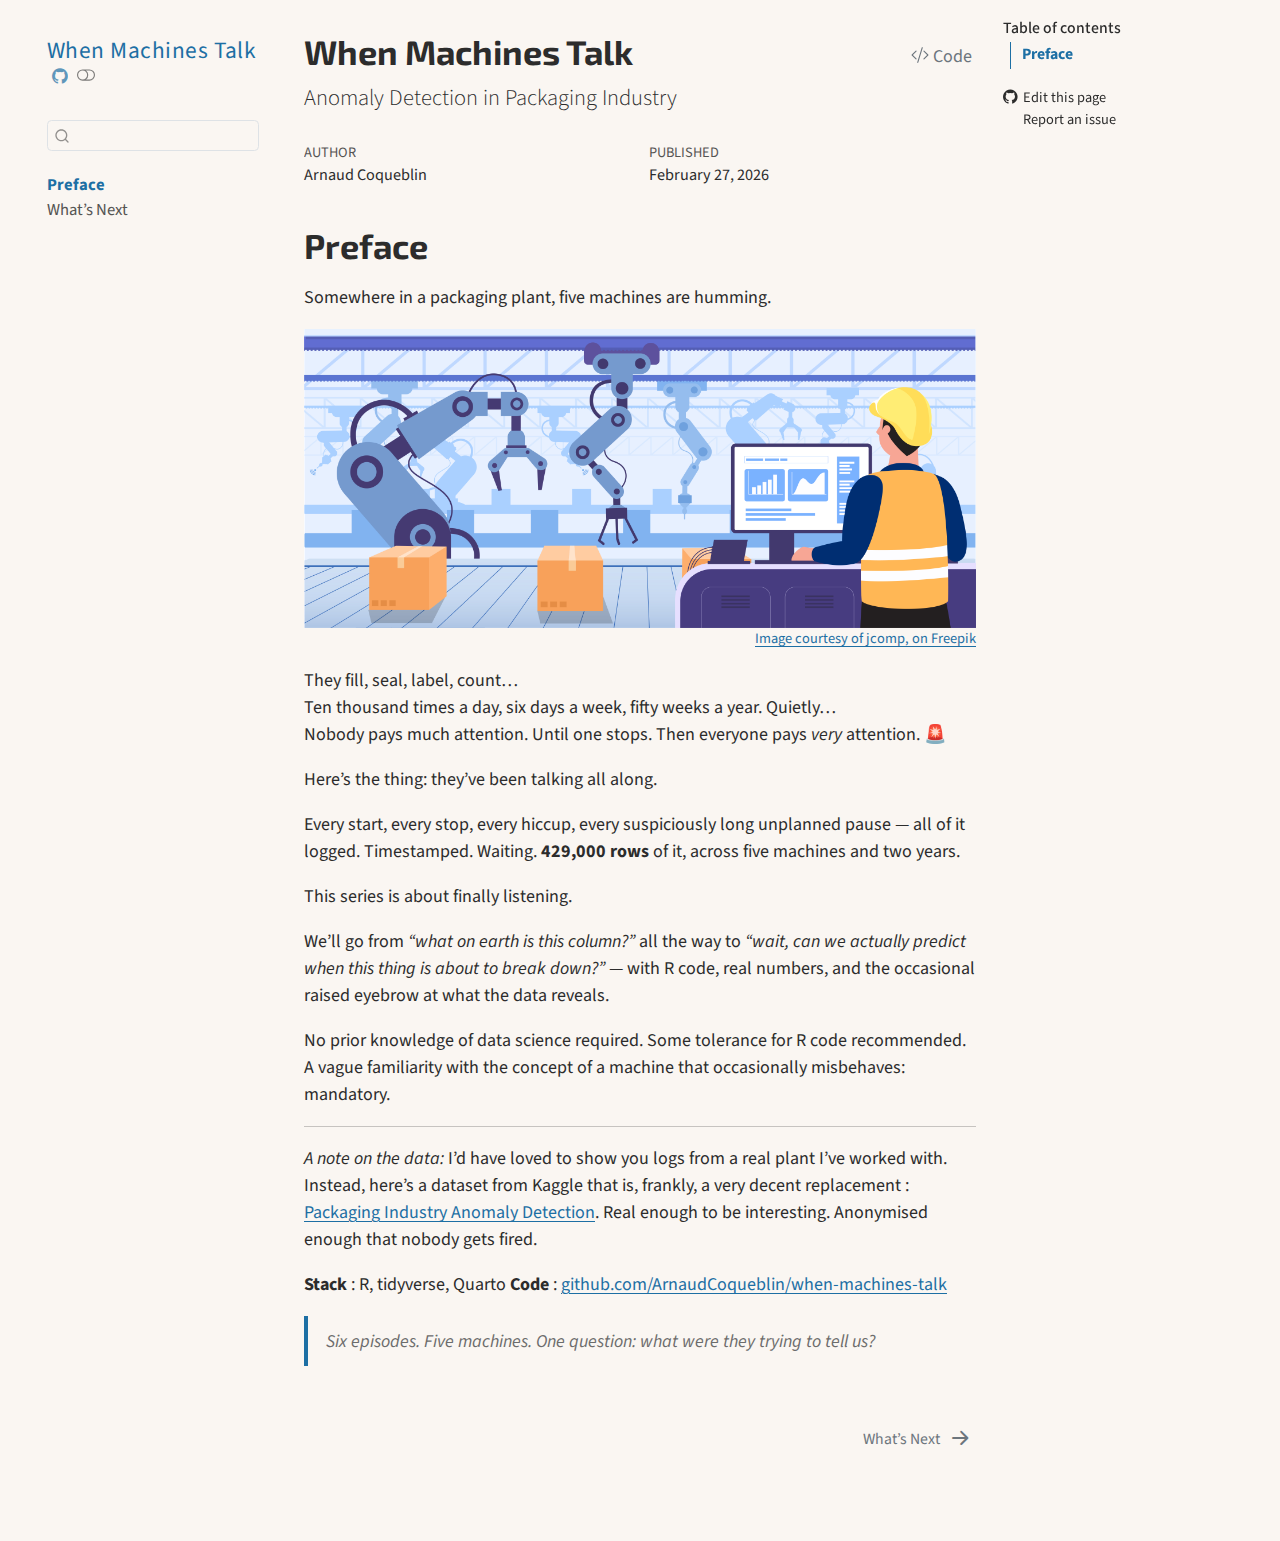
<file: index.html>
<!DOCTYPE html>
<html xmlns="http://www.w3.org/1999/xhtml" lang="en" xml:lang="en"><head>

<meta charset="utf-8">
<meta name="generator" content="quarto-1.8.27">

<meta name="viewport" content="width=device-width, initial-scale=1.0, user-scalable=yes">

<meta name="author" content="Arnaud Coqueblin">
<meta name="dcterms.date" content="2026-02-27">

<title>When Machines Talk</title>
<style>
code{white-space: pre-wrap;}
span.smallcaps{font-variant: small-caps;}
div.columns{display: flex; gap: min(4vw, 1.5em);}
div.column{flex: auto; overflow-x: auto;}
div.hanging-indent{margin-left: 1.5em; text-indent: -1.5em;}
ul.task-list{list-style: none;}
ul.task-list li input[type="checkbox"] {
  width: 0.8em;
  margin: 0 0.8em 0.2em -1em; /* quarto-specific, see https://github.com/quarto-dev/quarto-cli/issues/4556 */ 
  vertical-align: middle;
}
/* CSS for syntax highlighting */
html { -webkit-text-size-adjust: 100%; }
pre > code.sourceCode { white-space: pre; position: relative; }
pre > code.sourceCode > span { display: inline-block; line-height: 1.25; }
pre > code.sourceCode > span:empty { height: 1.2em; }
.sourceCode { overflow: visible; }
code.sourceCode > span { color: inherit; text-decoration: inherit; }
div.sourceCode { margin: 1em 0; }
pre.sourceCode { margin: 0; }
@media screen {
div.sourceCode { overflow: auto; }
}
@media print {
pre > code.sourceCode { white-space: pre-wrap; }
pre > code.sourceCode > span { text-indent: -5em; padding-left: 5em; }
}
pre.numberSource code
  { counter-reset: source-line 0; }
pre.numberSource code > span
  { position: relative; left: -4em; counter-increment: source-line; }
pre.numberSource code > span > a:first-child::before
  { content: counter(source-line);
    position: relative; left: -1em; text-align: right; vertical-align: baseline;
    border: none; display: inline-block;
    -webkit-touch-callout: none; -webkit-user-select: none;
    -khtml-user-select: none; -moz-user-select: none;
    -ms-user-select: none; user-select: none;
    padding: 0 4px; width: 4em;
  }
pre.numberSource { margin-left: 3em;  padding-left: 4px; }
div.sourceCode
  {   }
@media screen {
pre > code.sourceCode > span > a:first-child::before { text-decoration: underline; }
}
</style>


<script src="site_libs/quarto-nav/quarto-nav.js"></script>
<script src="site_libs/quarto-nav/headroom.min.js"></script>
<script src="site_libs/clipboard/clipboard.min.js"></script>
<script src="site_libs/quarto-search/autocomplete.umd.js"></script>
<script src="site_libs/quarto-search/fuse.min.js"></script>
<script src="site_libs/quarto-search/quarto-search.js"></script>
<meta name="quarto:offset" content="./">
<link href="./next.html" rel="next">
<script src="site_libs/quarto-html/quarto.js" type="module"></script>
<script src="site_libs/quarto-html/tabsets/tabsets.js" type="module"></script>
<script src="site_libs/quarto-html/axe/axe-check.js" type="module"></script>
<script src="site_libs/quarto-html/popper.min.js"></script>
<script src="site_libs/quarto-html/tippy.umd.min.js"></script>
<script src="site_libs/quarto-html/anchor.min.js"></script>
<link href="site_libs/quarto-html/tippy.css" rel="stylesheet">
<link href="site_libs/quarto-html/quarto-syntax-highlighting-a1e0e02f3f22b5aca364ee570bf6050a.css" rel="stylesheet" class="quarto-color-scheme" id="quarto-text-highlighting-styles">
<link href="site_libs/quarto-html/quarto-syntax-highlighting-dark-d306947746b633d8fdf2733fd669d351.css" rel="stylesheet" class="quarto-color-scheme quarto-color-alternate" id="quarto-text-highlighting-styles">
<link href="site_libs/quarto-html/quarto-syntax-highlighting-a1e0e02f3f22b5aca364ee570bf6050a.css" rel="stylesheet" class="quarto-color-scheme-extra" id="quarto-text-highlighting-styles">
<script src="site_libs/bootstrap/bootstrap.min.js"></script>
<link href="site_libs/bootstrap/bootstrap-icons.css" rel="stylesheet">
<link href="site_libs/bootstrap/bootstrap-5f7c5c0d68be6d2599b58094ea1c5ea6.min.css" rel="stylesheet" append-hash="true" class="quarto-color-scheme" id="quarto-bootstrap" data-mode="light">
<link href="site_libs/bootstrap/bootstrap-dark-784c20e7d77340cde788351ccb419d6c.min.css" rel="stylesheet" append-hash="true" class="quarto-color-scheme quarto-color-alternate" id="quarto-bootstrap" data-mode="light">
<link href="site_libs/bootstrap/bootstrap-5f7c5c0d68be6d2599b58094ea1c5ea6.min.css" rel="stylesheet" append-hash="true" class="quarto-color-scheme-extra" id="quarto-bootstrap" data-mode="light">
<script id="quarto-search-options" type="application/json">{
  "location": "sidebar",
  "copy-button": false,
  "collapse-after": 3,
  "panel-placement": "start",
  "type": "textbox",
  "limit": 50,
  "keyboard-shortcut": [
    "f",
    "/",
    "s"
  ],
  "show-item-context": false,
  "language": {
    "search-no-results-text": "No results",
    "search-matching-documents-text": "matching documents",
    "search-copy-link-title": "Copy link to search",
    "search-hide-matches-text": "Hide additional matches",
    "search-more-match-text": "more match in this document",
    "search-more-matches-text": "more matches in this document",
    "search-clear-button-title": "Clear",
    "search-text-placeholder": "",
    "search-detached-cancel-button-title": "Cancel",
    "search-submit-button-title": "Submit",
    "search-label": "Search"
  }
}</script>


</head>

<body class="nav-sidebar floating quarto-light"><script id="quarto-html-before-body" type="application/javascript">
    const toggleBodyColorMode = (bsSheetEl) => {
      const mode = bsSheetEl.getAttribute("data-mode");
      const bodyEl = window.document.querySelector("body");
      if (mode === "dark") {
        bodyEl.classList.add("quarto-dark");
        bodyEl.classList.remove("quarto-light");
      } else {
        bodyEl.classList.add("quarto-light");
        bodyEl.classList.remove("quarto-dark");
      }
    }
    const toggleBodyColorPrimary = () => {
      const bsSheetEl = window.document.querySelector("link#quarto-bootstrap:not([rel=disabled-stylesheet])");
      if (bsSheetEl) {
        toggleBodyColorMode(bsSheetEl);
      }
    }
    const setColorSchemeToggle = (alternate) => {
      const toggles = window.document.querySelectorAll('.quarto-color-scheme-toggle');
      for (let i=0; i < toggles.length; i++) {
        const toggle = toggles[i];
        if (toggle) {
          if (alternate) {
            toggle.classList.add("alternate");
          } else {
            toggle.classList.remove("alternate");
          }
        }
      }
    };
    const toggleColorMode = (alternate) => {
      // Switch the stylesheets
      const primaryStylesheets = window.document.querySelectorAll('link.quarto-color-scheme:not(.quarto-color-alternate)');
      const alternateStylesheets = window.document.querySelectorAll('link.quarto-color-scheme.quarto-color-alternate');
      manageTransitions('#quarto-margin-sidebar .nav-link', false);
      if (alternate) {
        // note: dark is layered on light, we don't disable primary!
        enableStylesheet(alternateStylesheets);
        for (const sheetNode of alternateStylesheets) {
          if (sheetNode.id === "quarto-bootstrap") {
            toggleBodyColorMode(sheetNode);
          }
        }
      } else {
        disableStylesheet(alternateStylesheets);
        enableStylesheet(primaryStylesheets)
        toggleBodyColorPrimary();
      }
      manageTransitions('#quarto-margin-sidebar .nav-link', true);
      // Switch the toggles
      setColorSchemeToggle(alternate)
      // Hack to workaround the fact that safari doesn't
      // properly recolor the scrollbar when toggling (#1455)
      if (navigator.userAgent.indexOf('Safari') > 0 && navigator.userAgent.indexOf('Chrome') == -1) {
        manageTransitions("body", false);
        window.scrollTo(0, 1);
        setTimeout(() => {
          window.scrollTo(0, 0);
          manageTransitions("body", true);
        }, 40);
      }
    }
    const disableStylesheet = (stylesheets) => {
      for (let i=0; i < stylesheets.length; i++) {
        const stylesheet = stylesheets[i];
        stylesheet.rel = 'disabled-stylesheet';
      }
    }
    const enableStylesheet = (stylesheets) => {
      for (let i=0; i < stylesheets.length; i++) {
        const stylesheet = stylesheets[i];
        if(stylesheet.rel !== 'stylesheet') { // for Chrome, which will still FOUC without this check
          stylesheet.rel = 'stylesheet';
        }
      }
    }
    const manageTransitions = (selector, allowTransitions) => {
      const els = window.document.querySelectorAll(selector);
      for (let i=0; i < els.length; i++) {
        const el = els[i];
        if (allowTransitions) {
          el.classList.remove('notransition');
        } else {
          el.classList.add('notransition');
        }
      }
    }
    const isFileUrl = () => {
      return window.location.protocol === 'file:';
    }
    const hasAlternateSentinel = () => {
      let styleSentinel = getColorSchemeSentinel();
      if (styleSentinel !== null) {
        return styleSentinel === "alternate";
      } else {
        return false;
      }
    }
    const setStyleSentinel = (alternate) => {
      const value = alternate ? "alternate" : "default";
      if (!isFileUrl()) {
        window.localStorage.setItem("quarto-color-scheme", value);
      } else {
        localAlternateSentinel = value;
      }
    }
    const getColorSchemeSentinel = () => {
      if (!isFileUrl()) {
        const storageValue = window.localStorage.getItem("quarto-color-scheme");
        return storageValue != null ? storageValue : localAlternateSentinel;
      } else {
        return localAlternateSentinel;
      }
    }
    const toggleGiscusIfUsed = (isAlternate, darkModeDefault) => {
      const baseTheme = document.querySelector('#giscus-base-theme')?.value ?? 'light';
      const alternateTheme = document.querySelector('#giscus-alt-theme')?.value ?? 'dark';
      let newTheme = '';
      if(authorPrefersDark) {
        newTheme = isAlternate ? baseTheme : alternateTheme;
      } else {
        newTheme = isAlternate ? alternateTheme : baseTheme;
      }
      const changeGiscusTheme = () => {
        // From: https://github.com/giscus/giscus/issues/336
        const sendMessage = (message) => {
          const iframe = document.querySelector('iframe.giscus-frame');
          if (!iframe) return;
          iframe.contentWindow.postMessage({ giscus: message }, 'https://giscus.app');
        }
        sendMessage({
          setConfig: {
            theme: newTheme
          }
        });
      }
      const isGiscussLoaded = window.document.querySelector('iframe.giscus-frame') !== null;
      if (isGiscussLoaded) {
        changeGiscusTheme();
      }
    };
    const authorPrefersDark = false;
    const darkModeDefault = authorPrefersDark;
      document.querySelector('link#quarto-text-highlighting-styles.quarto-color-scheme-extra').rel = 'disabled-stylesheet';
      document.querySelector('link#quarto-bootstrap.quarto-color-scheme-extra').rel = 'disabled-stylesheet';
    let localAlternateSentinel = darkModeDefault ? 'alternate' : 'default';
    // Dark / light mode switch
    window.quartoToggleColorScheme = () => {
      // Read the current dark / light value
      let toAlternate = !hasAlternateSentinel();
      toggleColorMode(toAlternate);
      setStyleSentinel(toAlternate);
      toggleGiscusIfUsed(toAlternate, darkModeDefault);
      window.dispatchEvent(new Event('resize'));
    };
    // Switch to dark mode if need be
    if (hasAlternateSentinel()) {
      toggleColorMode(true);
    } else {
      toggleColorMode(false);
    }
  </script>

<div id="quarto-search-results"></div>
  <header id="quarto-header" class="headroom fixed-top">
  <nav class="quarto-secondary-nav">
    <div class="container-fluid d-flex">
      <button type="button" class="quarto-btn-toggle btn" data-bs-toggle="collapse" role="button" data-bs-target=".quarto-sidebar-collapse-item" aria-controls="quarto-sidebar" aria-expanded="false" aria-label="Toggle sidebar navigation" onclick="if (window.quartoToggleHeadroom) { window.quartoToggleHeadroom(); }">
        <i class="bi bi-layout-text-sidebar-reverse"></i>
      </button>
        <nav class="quarto-page-breadcrumbs" aria-label="breadcrumb"><ol class="breadcrumb"><li class="breadcrumb-item"><a href="./index.html">Preface</a></li></ol></nav>
        <a class="flex-grow-1" role="navigation" data-bs-toggle="collapse" data-bs-target=".quarto-sidebar-collapse-item" aria-controls="quarto-sidebar" aria-expanded="false" aria-label="Toggle sidebar navigation" onclick="if (window.quartoToggleHeadroom) { window.quartoToggleHeadroom(); }">      
        </a>
      <button type="button" class="btn quarto-search-button" aria-label="Search" onclick="window.quartoOpenSearch();">
        <i class="bi bi-search"></i>
      </button>
    </div>
  </nav>
</header>
<!-- content -->
<div id="quarto-content" class="quarto-container page-columns page-rows-contents page-layout-article">
<!-- sidebar -->
  <nav id="quarto-sidebar" class="sidebar collapse collapse-horizontal quarto-sidebar-collapse-item sidebar-navigation floating overflow-auto">
    <div class="pt-lg-2 mt-2 text-left sidebar-header">
    <div class="sidebar-title mb-0 py-0">
      <a href="./">When Machines Talk</a> 
        <div class="sidebar-tools-main">
    <a href="https://github.com/ArnaudCoqueblin/when-machines-talk" title="Source Code" class="quarto-navigation-tool px-1" aria-label="Source Code"><i class="bi bi-github"></i></a>
  <a href="" class="quarto-color-scheme-toggle quarto-navigation-tool  px-1" onclick="window.quartoToggleColorScheme(); return false;" title="Toggle dark mode"><i class="bi"></i></a>
</div>
    </div>
      </div>
        <div class="mt-2 flex-shrink-0 align-items-center">
        <div class="sidebar-search">
        <div id="quarto-search" class="" title="Search"></div>
        </div>
        </div>
    <div class="sidebar-menu-container"> 
    <ul class="list-unstyled mt-1">
        <li class="sidebar-item">
  <div class="sidebar-item-container"> 
  <a href="./index.html" class="sidebar-item-text sidebar-link active">
 <span class="menu-text">Preface</span></a>
  </div>
</li>
        <li class="sidebar-item">
  <div class="sidebar-item-container"> 
  <a href="./next.html" class="sidebar-item-text sidebar-link">
 <span class="menu-text">What’s Next</span></a>
  </div>
</li>
    </ul>
    </div>
</nav>
<div id="quarto-sidebar-glass" class="quarto-sidebar-collapse-item" data-bs-toggle="collapse" data-bs-target=".quarto-sidebar-collapse-item"></div>
<!-- margin-sidebar -->
    <div id="quarto-margin-sidebar" class="sidebar margin-sidebar">
        <nav id="TOC" role="doc-toc" class="toc-active">
    <h2 id="toc-title">Table of contents</h2>
   
  <ul class="collapse">
  <li><a href="#preface" id="toc-preface" class="nav-link active" data-scroll-target="#preface">Preface</a></li>
  </ul>
<div class="toc-actions"><ul class="collapse"><li><a href="https://github.com/ArnaudCoqueblin/when-machines-talk/edit/main/index.qmd" class="toc-action"><i class="bi bi-github"></i>Edit this page</a></li><li><a href="https://github.com/ArnaudCoqueblin/when-machines-talk/issues/new" class="toc-action"><i class="bi empty"></i>Report an issue</a></li></ul></div></nav>
    </div>
<!-- main -->
<main class="content" id="quarto-document-content">


<header id="title-block-header" class="quarto-title-block default">
<div class="quarto-title">
<div class="quarto-title-block"><div><h1 class="title">When Machines Talk</h1><button type="button" class="btn code-tools-button" id="quarto-code-tools-source"><i class="bi"></i> Code</button></div></div>
<p class="subtitle lead">Anomaly Detection in Packaging Industry</p>
</div>



<div class="quarto-title-meta">

    <div>
    <div class="quarto-title-meta-heading">Author</div>
    <div class="quarto-title-meta-contents">
             <p>Arnaud Coqueblin </p>
          </div>
  </div>
    
    <div>
    <div class="quarto-title-meta-heading">Published</div>
    <div class="quarto-title-meta-contents">
      <p class="date">February 27, 2026</p>
    </div>
  </div>
  
    
  </div>
  


</header>


<section id="preface" class="level1 unnumbered">
<h1 class="unnumbered">Preface</h1>
<p>Somewhere in a packaging plant, five machines are humming.</p>
<div style="text-align: right;">
<p><img src="./images/TaeApril22.jpg" class="img-fluid"> <a href="https://fr.freepik.com/vecteurs-libre/ordinateur-usage-humain-pour-controler-bras-du-robot-travaillant-convoi-convoi-dans-industrie-usines-intelligentes-4_14244751.htm" style="font-size: 0.8em; display: block;">Image courtesy of jcomp, on Freepik</a></p>
</div>
<p>They fill, seal, label, count…<br>
Ten thousand times a day, six days a week, fifty weeks a year. Quietly…<br>
Nobody pays much attention. Until one stops. Then everyone pays <em>very</em> attention. 🚨</p>
<p>Here’s the thing: they’ve been talking all along.</p>
<p>Every start, every stop, every hiccup, every suspiciously long unplanned pause — all of it logged. Timestamped. Waiting. <strong>429,000 rows</strong> of it, across five machines and two years.</p>
<p>This series is about finally listening.</p>
<p>We’ll go from <em>“what on earth is this column?”</em> all the way to <em>“wait, can we actually predict when this thing is about to break down?”</em> — with R code, real numbers, and the occasional raised eyebrow at what the data reveals.</p>
<p>No prior knowledge of data science required. Some tolerance for R code recommended. A vague familiarity with the concept of a machine that occasionally misbehaves: mandatory.</p>
<hr>
<p><em>A note on the data:</em> I’d have loved to show you logs from a real plant I’ve worked with. Instead, here’s a dataset from Kaggle that is, frankly, a very decent replacement : <a href="https://www.kaggle.com/datasets/orvile/packaging-industry-anomaly-detection-dataset">Packaging Industry Anomaly Detection</a>. Real enough to be interesting. Anonymised enough that nobody gets fired.</p>
<p><strong>Stack</strong> : R, tidyverse, Quarto <strong>Code</strong> : <a href="https://github.com/ArnaudCoqueblin/when-machines-talk">github.com/ArnaudCoqueblin/when-machines-talk</a></p>
<blockquote class="blockquote">
<p><em>Six episodes. Five machines. One question: what were they trying to tell us?</em></p>
</blockquote>


<!-- -->

</section>

</main> <!-- /main -->
<script id="quarto-html-after-body" type="application/javascript">
  window.document.addEventListener("DOMContentLoaded", function (event) {
    // Ensure there is a toggle, if there isn't float one in the top right
    if (window.document.querySelector('.quarto-color-scheme-toggle') === null) {
      const a = window.document.createElement('a');
      a.classList.add('top-right');
      a.classList.add('quarto-color-scheme-toggle');
      a.href = "";
      a.onclick = function() { try { window.quartoToggleColorScheme(); } catch {} return false; };
      const i = window.document.createElement("i");
      i.classList.add('bi');
      a.appendChild(i);
      window.document.body.appendChild(a);
    }
    setColorSchemeToggle(hasAlternateSentinel())
    const icon = "";
    const anchorJS = new window.AnchorJS();
    anchorJS.options = {
      placement: 'right',
      icon: icon
    };
    anchorJS.add('.anchored');
    const isCodeAnnotation = (el) => {
      for (const clz of el.classList) {
        if (clz.startsWith('code-annotation-')) {                     
          return true;
        }
      }
      return false;
    }
    const onCopySuccess = function(e) {
      // button target
      const button = e.trigger;
      // don't keep focus
      button.blur();
      // flash "checked"
      button.classList.add('code-copy-button-checked');
      var currentTitle = button.getAttribute("title");
      button.setAttribute("title", "Copied!");
      let tooltip;
      if (window.bootstrap) {
        button.setAttribute("data-bs-toggle", "tooltip");
        button.setAttribute("data-bs-placement", "left");
        button.setAttribute("data-bs-title", "Copied!");
        tooltip = new bootstrap.Tooltip(button, 
          { trigger: "manual", 
            customClass: "code-copy-button-tooltip",
            offset: [0, -8]});
        tooltip.show();    
      }
      setTimeout(function() {
        if (tooltip) {
          tooltip.hide();
          button.removeAttribute("data-bs-title");
          button.removeAttribute("data-bs-toggle");
          button.removeAttribute("data-bs-placement");
        }
        button.setAttribute("title", currentTitle);
        button.classList.remove('code-copy-button-checked');
      }, 1000);
      // clear code selection
      e.clearSelection();
    }
    const getTextToCopy = function(trigger) {
      const outerScaffold = trigger.parentElement.cloneNode(true);
      const codeEl = outerScaffold.querySelector('code');
      for (const childEl of codeEl.children) {
        if (isCodeAnnotation(childEl)) {
          childEl.remove();
        }
      }
      return codeEl.innerText;
    }
    const clipboard = new window.ClipboardJS('.code-copy-button:not([data-in-quarto-modal])', {
      text: getTextToCopy
    });
    clipboard.on('success', onCopySuccess);
    if (window.document.getElementById('quarto-embedded-source-code-modal')) {
      const clipboardModal = new window.ClipboardJS('.code-copy-button[data-in-quarto-modal]', {
        text: getTextToCopy,
        container: window.document.getElementById('quarto-embedded-source-code-modal')
      });
      clipboardModal.on('success', onCopySuccess);
    }
    const viewSource = window.document.getElementById('quarto-view-source') ||
                       window.document.getElementById('quarto-code-tools-source');
    if (viewSource) {
      const sourceUrl = viewSource.getAttribute("data-quarto-source-url");
      viewSource.addEventListener("click", function(e) {
        if (sourceUrl) {
          // rstudio viewer pane
          if (/\bcapabilities=\b/.test(window.location)) {
            window.open(sourceUrl);
          } else {
            window.location.href = sourceUrl;
          }
        } else {
          const modal = new bootstrap.Modal(document.getElementById('quarto-embedded-source-code-modal'));
          modal.show();
        }
        return false;
      });
    }
    function toggleCodeHandler(show) {
      return function(e) {
        const detailsSrc = window.document.querySelectorAll(".cell > details > .sourceCode");
        for (let i=0; i<detailsSrc.length; i++) {
          const details = detailsSrc[i].parentElement;
          if (show) {
            details.open = true;
          } else {
            details.removeAttribute("open");
          }
        }
        const cellCodeDivs = window.document.querySelectorAll(".cell > .sourceCode");
        const fromCls = show ? "hidden" : "unhidden";
        const toCls = show ? "unhidden" : "hidden";
        for (let i=0; i<cellCodeDivs.length; i++) {
          const codeDiv = cellCodeDivs[i];
          if (codeDiv.classList.contains(fromCls)) {
            codeDiv.classList.remove(fromCls);
            codeDiv.classList.add(toCls);
          } 
        }
        return false;
      }
    }
    const hideAllCode = window.document.getElementById("quarto-hide-all-code");
    if (hideAllCode) {
      hideAllCode.addEventListener("click", toggleCodeHandler(false));
    }
    const showAllCode = window.document.getElementById("quarto-show-all-code");
    if (showAllCode) {
      showAllCode.addEventListener("click", toggleCodeHandler(true));
    }
      var localhostRegex = new RegExp(/^(?:http|https):\/\/localhost\:?[0-9]*\//);
      var mailtoRegex = new RegExp(/^mailto:/);
        var filterRegex = new RegExp('/' + window.location.host + '/');
      var isInternal = (href) => {
          return filterRegex.test(href) || localhostRegex.test(href) || mailtoRegex.test(href);
      }
      // Inspect non-navigation links and adorn them if external
     var links = window.document.querySelectorAll('a[href]:not(.nav-link):not(.navbar-brand):not(.toc-action):not(.sidebar-link):not(.sidebar-item-toggle):not(.pagination-link):not(.no-external):not([aria-hidden]):not(.dropdown-item):not(.quarto-navigation-tool):not(.about-link)');
      for (var i=0; i<links.length; i++) {
        const link = links[i];
        if (!isInternal(link.href)) {
          // undo the damage that might have been done by quarto-nav.js in the case of
          // links that we want to consider external
          if (link.dataset.originalHref !== undefined) {
            link.href = link.dataset.originalHref;
          }
        }
      }
    function tippyHover(el, contentFn, onTriggerFn, onUntriggerFn) {
      const config = {
        allowHTML: true,
        maxWidth: 500,
        delay: 100,
        arrow: false,
        appendTo: function(el) {
            return el.parentElement;
        },
        interactive: true,
        interactiveBorder: 10,
        theme: 'quarto',
        placement: 'bottom-start',
      };
      if (contentFn) {
        config.content = contentFn;
      }
      if (onTriggerFn) {
        config.onTrigger = onTriggerFn;
      }
      if (onUntriggerFn) {
        config.onUntrigger = onUntriggerFn;
      }
      window.tippy(el, config); 
    }
    const noterefs = window.document.querySelectorAll('a[role="doc-noteref"]');
    for (var i=0; i<noterefs.length; i++) {
      const ref = noterefs[i];
      tippyHover(ref, function() {
        // use id or data attribute instead here
        let href = ref.getAttribute('data-footnote-href') || ref.getAttribute('href');
        try { href = new URL(href).hash; } catch {}
        const id = href.replace(/^#\/?/, "");
        const note = window.document.getElementById(id);
        if (note) {
          return note.innerHTML;
        } else {
          return "";
        }
      });
    }
    const xrefs = window.document.querySelectorAll('a.quarto-xref');
    const processXRef = (id, note) => {
      // Strip column container classes
      const stripColumnClz = (el) => {
        el.classList.remove("page-full", "page-columns");
        if (el.children) {
          for (const child of el.children) {
            stripColumnClz(child);
          }
        }
      }
      stripColumnClz(note)
      if (id === null || id.startsWith('sec-')) {
        // Special case sections, only their first couple elements
        const container = document.createElement("div");
        if (note.children && note.children.length > 2) {
          container.appendChild(note.children[0].cloneNode(true));
          for (let i = 1; i < note.children.length; i++) {
            const child = note.children[i];
            if (child.tagName === "P" && child.innerText === "") {
              continue;
            } else {
              container.appendChild(child.cloneNode(true));
              break;
            }
          }
          if (window.Quarto?.typesetMath) {
            window.Quarto.typesetMath(container);
          }
          return container.innerHTML
        } else {
          if (window.Quarto?.typesetMath) {
            window.Quarto.typesetMath(note);
          }
          return note.innerHTML;
        }
      } else {
        // Remove any anchor links if they are present
        const anchorLink = note.querySelector('a.anchorjs-link');
        if (anchorLink) {
          anchorLink.remove();
        }
        if (window.Quarto?.typesetMath) {
          window.Quarto.typesetMath(note);
        }
        if (note.classList.contains("callout")) {
          return note.outerHTML;
        } else {
          return note.innerHTML;
        }
      }
    }
    for (var i=0; i<xrefs.length; i++) {
      const xref = xrefs[i];
      tippyHover(xref, undefined, function(instance) {
        instance.disable();
        let url = xref.getAttribute('href');
        let hash = undefined; 
        if (url.startsWith('#')) {
          hash = url;
        } else {
          try { hash = new URL(url).hash; } catch {}
        }
        if (hash) {
          const id = hash.replace(/^#\/?/, "");
          const note = window.document.getElementById(id);
          if (note !== null) {
            try {
              const html = processXRef(id, note.cloneNode(true));
              instance.setContent(html);
            } finally {
              instance.enable();
              instance.show();
            }
          } else {
            // See if we can fetch this
            fetch(url.split('#')[0])
            .then(res => res.text())
            .then(html => {
              const parser = new DOMParser();
              const htmlDoc = parser.parseFromString(html, "text/html");
              const note = htmlDoc.getElementById(id);
              if (note !== null) {
                const html = processXRef(id, note);
                instance.setContent(html);
              } 
            }).finally(() => {
              instance.enable();
              instance.show();
            });
          }
        } else {
          // See if we can fetch a full url (with no hash to target)
          // This is a special case and we should probably do some content thinning / targeting
          fetch(url)
          .then(res => res.text())
          .then(html => {
            const parser = new DOMParser();
            const htmlDoc = parser.parseFromString(html, "text/html");
            const note = htmlDoc.querySelector('main.content');
            if (note !== null) {
              // This should only happen for chapter cross references
              // (since there is no id in the URL)
              // remove the first header
              if (note.children.length > 0 && note.children[0].tagName === "HEADER") {
                note.children[0].remove();
              }
              const html = processXRef(null, note);
              instance.setContent(html);
            } 
          }).finally(() => {
            instance.enable();
            instance.show();
          });
        }
      }, function(instance) {
      });
    }
        let selectedAnnoteEl;
        const selectorForAnnotation = ( cell, annotation) => {
          let cellAttr = 'data-code-cell="' + cell + '"';
          let lineAttr = 'data-code-annotation="' +  annotation + '"';
          const selector = 'span[' + cellAttr + '][' + lineAttr + ']';
          return selector;
        }
        const selectCodeLines = (annoteEl) => {
          const doc = window.document;
          const targetCell = annoteEl.getAttribute("data-target-cell");
          const targetAnnotation = annoteEl.getAttribute("data-target-annotation");
          const annoteSpan = window.document.querySelector(selectorForAnnotation(targetCell, targetAnnotation));
          const lines = annoteSpan.getAttribute("data-code-lines").split(",");
          const lineIds = lines.map((line) => {
            return targetCell + "-" + line;
          })
          let top = null;
          let height = null;
          let parent = null;
          if (lineIds.length > 0) {
              //compute the position of the single el (top and bottom and make a div)
              const el = window.document.getElementById(lineIds[0]);
              top = el.offsetTop;
              height = el.offsetHeight;
              parent = el.parentElement.parentElement;
            if (lineIds.length > 1) {
              const lastEl = window.document.getElementById(lineIds[lineIds.length - 1]);
              const bottom = lastEl.offsetTop + lastEl.offsetHeight;
              height = bottom - top;
            }
            if (top !== null && height !== null && parent !== null) {
              // cook up a div (if necessary) and position it 
              let div = window.document.getElementById("code-annotation-line-highlight");
              if (div === null) {
                div = window.document.createElement("div");
                div.setAttribute("id", "code-annotation-line-highlight");
                div.style.position = 'absolute';
                parent.appendChild(div);
              }
              div.style.top = top - 2 + "px";
              div.style.height = height + 4 + "px";
              div.style.left = 0;
              let gutterDiv = window.document.getElementById("code-annotation-line-highlight-gutter");
              if (gutterDiv === null) {
                gutterDiv = window.document.createElement("div");
                gutterDiv.setAttribute("id", "code-annotation-line-highlight-gutter");
                gutterDiv.style.position = 'absolute';
                const codeCell = window.document.getElementById(targetCell);
                const gutter = codeCell.querySelector('.code-annotation-gutter');
                gutter.appendChild(gutterDiv);
              }
              gutterDiv.style.top = top - 2 + "px";
              gutterDiv.style.height = height + 4 + "px";
            }
            selectedAnnoteEl = annoteEl;
          }
        };
        const unselectCodeLines = () => {
          const elementsIds = ["code-annotation-line-highlight", "code-annotation-line-highlight-gutter"];
          elementsIds.forEach((elId) => {
            const div = window.document.getElementById(elId);
            if (div) {
              div.remove();
            }
          });
          selectedAnnoteEl = undefined;
        };
          // Handle positioning of the toggle
      window.addEventListener(
        "resize",
        throttle(() => {
          elRect = undefined;
          if (selectedAnnoteEl) {
            selectCodeLines(selectedAnnoteEl);
          }
        }, 10)
      );
      function throttle(fn, ms) {
      let throttle = false;
      let timer;
        return (...args) => {
          if(!throttle) { // first call gets through
              fn.apply(this, args);
              throttle = true;
          } else { // all the others get throttled
              if(timer) clearTimeout(timer); // cancel #2
              timer = setTimeout(() => {
                fn.apply(this, args);
                timer = throttle = false;
              }, ms);
          }
        };
      }
        // Attach click handler to the DT
        const annoteDls = window.document.querySelectorAll('dt[data-target-cell]');
        for (const annoteDlNode of annoteDls) {
          annoteDlNode.addEventListener('click', (event) => {
            const clickedEl = event.target;
            if (clickedEl !== selectedAnnoteEl) {
              unselectCodeLines();
              const activeEl = window.document.querySelector('dt[data-target-cell].code-annotation-active');
              if (activeEl) {
                activeEl.classList.remove('code-annotation-active');
              }
              selectCodeLines(clickedEl);
              clickedEl.classList.add('code-annotation-active');
            } else {
              // Unselect the line
              unselectCodeLines();
              clickedEl.classList.remove('code-annotation-active');
            }
          });
        }
    const findCites = (el) => {
      const parentEl = el.parentElement;
      if (parentEl) {
        const cites = parentEl.dataset.cites;
        if (cites) {
          return {
            el,
            cites: cites.split(' ')
          };
        } else {
          return findCites(el.parentElement)
        }
      } else {
        return undefined;
      }
    };
    var bibliorefs = window.document.querySelectorAll('a[role="doc-biblioref"]');
    for (var i=0; i<bibliorefs.length; i++) {
      const ref = bibliorefs[i];
      const citeInfo = findCites(ref);
      if (citeInfo) {
        tippyHover(citeInfo.el, function() {
          var popup = window.document.createElement('div');
          citeInfo.cites.forEach(function(cite) {
            var citeDiv = window.document.createElement('div');
            citeDiv.classList.add('hanging-indent');
            citeDiv.classList.add('csl-entry');
            var biblioDiv = window.document.getElementById('ref-' + cite);
            if (biblioDiv) {
              citeDiv.innerHTML = biblioDiv.innerHTML;
            }
            popup.appendChild(citeDiv);
          });
          return popup.innerHTML;
        });
      }
    }
  });
  </script>
<nav class="page-navigation">
  <div class="nav-page nav-page-previous">
  </div>
  <div class="nav-page nav-page-next">
      <a href="./next.html" class="pagination-link" aria-label="What's Next">
        <span class="nav-page-text">What’s Next</span> <i class="bi bi-arrow-right-short"></i>
      </a>
  </div>
</nav><div class="modal fade" id="quarto-embedded-source-code-modal" tabindex="-1" aria-labelledby="quarto-embedded-source-code-modal-label" aria-hidden="true"><div class="modal-dialog modal-dialog-scrollable"><div class="modal-content"><div class="modal-header"><h5 class="modal-title" id="quarto-embedded-source-code-modal-label">Source Code</h5><button class="btn-close" data-bs-dismiss="modal"></button></div><div class="modal-body"><div class="">
<div class="code-copy-outer-scaffold"><div class="sourceCode" id="cb1" data-shortcodes="false"><pre class="sourceCode markdown code-with-copy"><code class="sourceCode markdown"><span id="cb1-1"><a href="#cb1-1" aria-hidden="true" tabindex="-1"></a><span class="fu"># Preface {.unnumbered}</span></span>
<span id="cb1-2"><a href="#cb1-2" aria-hidden="true" tabindex="-1"></a></span>
<span id="cb1-3"><a href="#cb1-3" aria-hidden="true" tabindex="-1"></a>Somewhere in a packaging plant, five machines are humming.</span>
<span id="cb1-4"><a href="#cb1-4" aria-hidden="true" tabindex="-1"></a></span>
<span id="cb1-5"><a href="#cb1-5" aria-hidden="true" tabindex="-1"></a>::: {style="text-align: right;"}</span>
<span id="cb1-6"><a href="#cb1-6" aria-hidden="true" tabindex="-1"></a><span class="al">![](./images/TaeApril22.jpg)</span> <span class="dt">&lt;</span><span class="kw">a</span><span class="ot"> href</span><span class="op">=</span><span class="st">"https://fr.freepik.com/vecteurs-libre/ordinateur-usage-humain-pour-controler-bras-du-robot-travaillant-convoi-convoi-dans-industrie-usines-intelligentes-4_14244751.htm"</span><span class="ot"> style</span><span class="op">=</span><span class="st">"font-size: 0.8em; display: block;"</span><span class="dt">&gt;</span>Image courtesy of jcomp, on Freepik<span class="dt">&lt;/</span><span class="kw">a</span><span class="dt">&gt;</span></span>
<span id="cb1-7"><a href="#cb1-7" aria-hidden="true" tabindex="-1"></a>:::</span>
<span id="cb1-8"><a href="#cb1-8" aria-hidden="true" tabindex="-1"></a></span>
<span id="cb1-9"><a href="#cb1-9" aria-hidden="true" tabindex="-1"></a>They fill, seal, label, count... \</span>
<span id="cb1-10"><a href="#cb1-10" aria-hidden="true" tabindex="-1"></a>Ten thousand times a day, six days a week, fifty weeks a year. Quietly... \</span>
<span id="cb1-11"><a href="#cb1-11" aria-hidden="true" tabindex="-1"></a>Nobody pays much attention. Until one stops. Then everyone pays *very* attention. 🚨</span>
<span id="cb1-12"><a href="#cb1-12" aria-hidden="true" tabindex="-1"></a></span>
<span id="cb1-13"><a href="#cb1-13" aria-hidden="true" tabindex="-1"></a>Here's the thing: they've been talking all along.</span>
<span id="cb1-14"><a href="#cb1-14" aria-hidden="true" tabindex="-1"></a></span>
<span id="cb1-15"><a href="#cb1-15" aria-hidden="true" tabindex="-1"></a>Every start, every stop, every hiccup, every suspiciously long unplanned pause — all of it logged. Timestamped. Waiting. **429,000 rows** of it, across five machines and two years.</span>
<span id="cb1-16"><a href="#cb1-16" aria-hidden="true" tabindex="-1"></a></span>
<span id="cb1-17"><a href="#cb1-17" aria-hidden="true" tabindex="-1"></a>This series is about finally listening.</span>
<span id="cb1-18"><a href="#cb1-18" aria-hidden="true" tabindex="-1"></a></span>
<span id="cb1-19"><a href="#cb1-19" aria-hidden="true" tabindex="-1"></a>We'll go from *"what on earth is this column?"* all the way to *"wait, can we actually predict when this thing is about to break down?"* — with R code, real numbers, and the occasional raised eyebrow at what the data reveals.</span>
<span id="cb1-20"><a href="#cb1-20" aria-hidden="true" tabindex="-1"></a></span>
<span id="cb1-21"><a href="#cb1-21" aria-hidden="true" tabindex="-1"></a>No prior knowledge of data science required. Some tolerance for R code recommended. A vague familiarity with the concept of a machine that occasionally misbehaves: mandatory.</span>
<span id="cb1-22"><a href="#cb1-22" aria-hidden="true" tabindex="-1"></a></span>
<span id="cb1-23"><a href="#cb1-23" aria-hidden="true" tabindex="-1"></a>---</span>
<span id="cb1-24"><a href="#cb1-24" aria-hidden="true" tabindex="-1"></a></span>
<span id="cb1-25"><a href="#cb1-25" aria-hidden="true" tabindex="-1"></a>*A note on the data:* I'd have loved to show you logs from a real plant I've worked with. Instead, here's a dataset from Kaggle that is, frankly, a very decent replacement : <span class="co">[</span><span class="ot">Packaging Industry Anomaly Detection</span><span class="co">](https://www.kaggle.com/datasets/orvile/packaging-industry-anomaly-detection-dataset)</span>. Real enough to be interesting. Anonymised enough that nobody gets fired.</span>
<span id="cb1-26"><a href="#cb1-26" aria-hidden="true" tabindex="-1"></a></span>
<span id="cb1-27"><a href="#cb1-27" aria-hidden="true" tabindex="-1"></a>**Stack** : R, tidyverse, Quarto</span>
<span id="cb1-28"><a href="#cb1-28" aria-hidden="true" tabindex="-1"></a>**Code** : <span class="co">[</span><span class="ot">github.com/ArnaudCoqueblin/when-machines-talk</span><span class="co">](https://github.com/ArnaudCoqueblin/when-machines-talk)</span></span>
<span id="cb1-29"><a href="#cb1-29" aria-hidden="true" tabindex="-1"></a></span>
<span id="cb1-30"><a href="#cb1-30" aria-hidden="true" tabindex="-1"></a></span>
<span id="cb1-31"><a href="#cb1-31" aria-hidden="true" tabindex="-1"></a></span>
<span id="cb1-32"><a href="#cb1-32" aria-hidden="true" tabindex="-1"></a><span class="at">&gt; *Six episodes. Five machines. One question: what were they trying to tell us?*</span></span></code></pre></div><button title="Copy to Clipboard" class="code-copy-button" data-in-quarto-modal=""><i class="bi"></i></button></div>
</div></div></div></div></div>
</div> <!-- /content -->




<footer class="footer"><div class="nav-footer"><div class="nav-footer-center"><div class="toc-actions d-sm-block d-md-none"><ul><li><a href="https://github.com/ArnaudCoqueblin/when-machines-talk/edit/main/index.qmd" class="toc-action"><i class="bi bi-github"></i>Edit this page</a></li><li><a href="https://github.com/ArnaudCoqueblin/when-machines-talk/issues/new" class="toc-action"><i class="bi empty"></i>Report an issue</a></li></ul></div></div></div></footer></body></html>
</file>
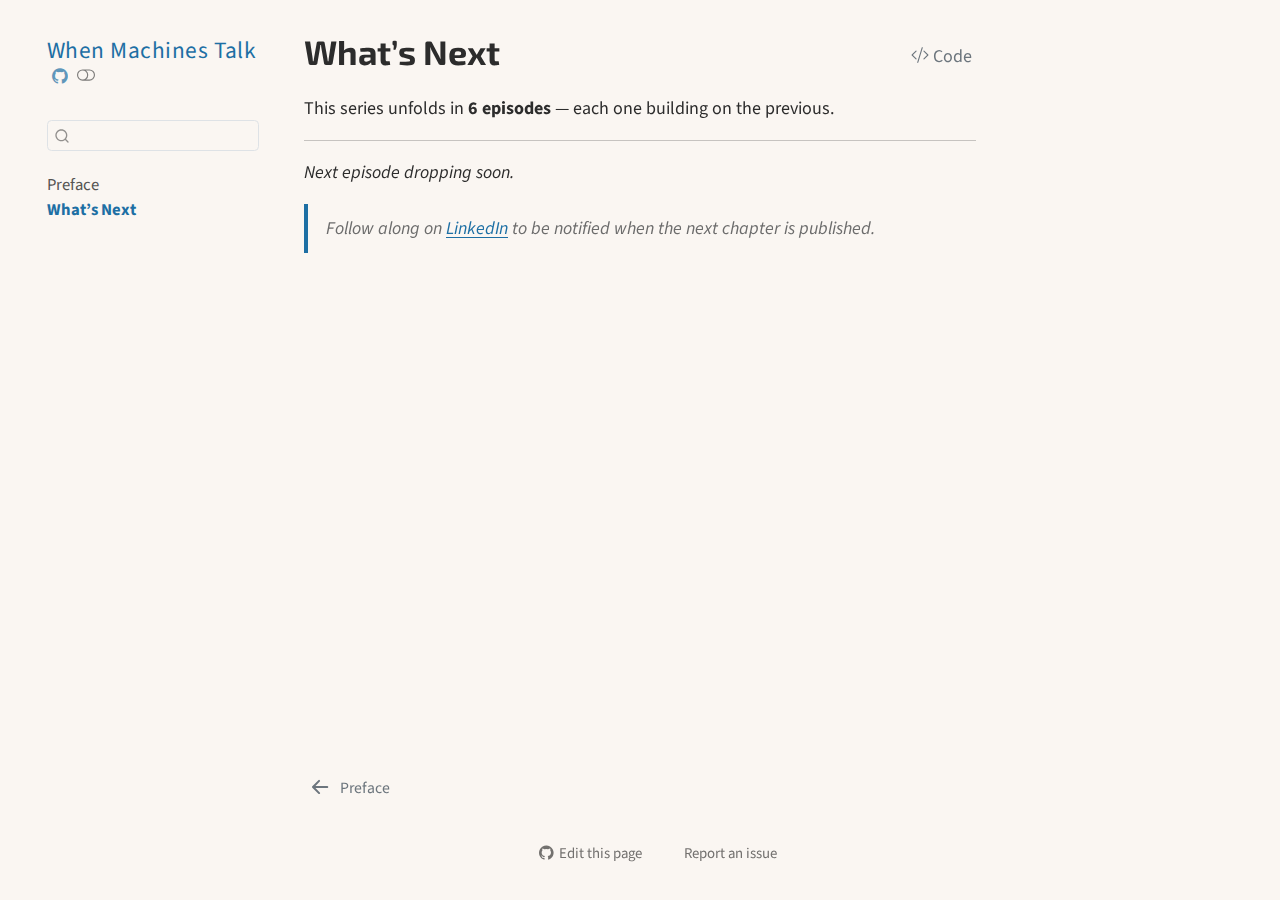
<file: next.html>
<!DOCTYPE html>
<html xmlns="http://www.w3.org/1999/xhtml" lang="en" xml:lang="en"><head>

<meta charset="utf-8">
<meta name="generator" content="quarto-1.8.27">

<meta name="viewport" content="width=device-width, initial-scale=1.0, user-scalable=yes">


<title>What’s Next – When Machines Talk</title>
<style>
code{white-space: pre-wrap;}
span.smallcaps{font-variant: small-caps;}
div.columns{display: flex; gap: min(4vw, 1.5em);}
div.column{flex: auto; overflow-x: auto;}
div.hanging-indent{margin-left: 1.5em; text-indent: -1.5em;}
ul.task-list{list-style: none;}
ul.task-list li input[type="checkbox"] {
  width: 0.8em;
  margin: 0 0.8em 0.2em -1em; /* quarto-specific, see https://github.com/quarto-dev/quarto-cli/issues/4556 */ 
  vertical-align: middle;
}
/* CSS for syntax highlighting */
html { -webkit-text-size-adjust: 100%; }
pre > code.sourceCode { white-space: pre; position: relative; }
pre > code.sourceCode > span { display: inline-block; line-height: 1.25; }
pre > code.sourceCode > span:empty { height: 1.2em; }
.sourceCode { overflow: visible; }
code.sourceCode > span { color: inherit; text-decoration: inherit; }
div.sourceCode { margin: 1em 0; }
pre.sourceCode { margin: 0; }
@media screen {
div.sourceCode { overflow: auto; }
}
@media print {
pre > code.sourceCode { white-space: pre-wrap; }
pre > code.sourceCode > span { text-indent: -5em; padding-left: 5em; }
}
pre.numberSource code
  { counter-reset: source-line 0; }
pre.numberSource code > span
  { position: relative; left: -4em; counter-increment: source-line; }
pre.numberSource code > span > a:first-child::before
  { content: counter(source-line);
    position: relative; left: -1em; text-align: right; vertical-align: baseline;
    border: none; display: inline-block;
    -webkit-touch-callout: none; -webkit-user-select: none;
    -khtml-user-select: none; -moz-user-select: none;
    -ms-user-select: none; user-select: none;
    padding: 0 4px; width: 4em;
  }
pre.numberSource { margin-left: 3em;  padding-left: 4px; }
div.sourceCode
  {   }
@media screen {
pre > code.sourceCode > span > a:first-child::before { text-decoration: underline; }
}
</style>


<script src="site_libs/quarto-nav/quarto-nav.js"></script>
<script src="site_libs/quarto-nav/headroom.min.js"></script>
<script src="site_libs/clipboard/clipboard.min.js"></script>
<script src="site_libs/quarto-search/autocomplete.umd.js"></script>
<script src="site_libs/quarto-search/fuse.min.js"></script>
<script src="site_libs/quarto-search/quarto-search.js"></script>
<meta name="quarto:offset" content="./">
<link href="./index.html" rel="prev">
<script src="site_libs/quarto-html/quarto.js" type="module"></script>
<script src="site_libs/quarto-html/tabsets/tabsets.js" type="module"></script>
<script src="site_libs/quarto-html/axe/axe-check.js" type="module"></script>
<script src="site_libs/quarto-html/popper.min.js"></script>
<script src="site_libs/quarto-html/tippy.umd.min.js"></script>
<script src="site_libs/quarto-html/anchor.min.js"></script>
<link href="site_libs/quarto-html/tippy.css" rel="stylesheet">
<link href="site_libs/quarto-html/quarto-syntax-highlighting-a1e0e02f3f22b5aca364ee570bf6050a.css" rel="stylesheet" class="quarto-color-scheme" id="quarto-text-highlighting-styles">
<link href="site_libs/quarto-html/quarto-syntax-highlighting-dark-d306947746b633d8fdf2733fd669d351.css" rel="stylesheet" class="quarto-color-scheme quarto-color-alternate" id="quarto-text-highlighting-styles">
<link href="site_libs/quarto-html/quarto-syntax-highlighting-a1e0e02f3f22b5aca364ee570bf6050a.css" rel="stylesheet" class="quarto-color-scheme-extra" id="quarto-text-highlighting-styles">
<script src="site_libs/bootstrap/bootstrap.min.js"></script>
<link href="site_libs/bootstrap/bootstrap-icons.css" rel="stylesheet">
<link href="site_libs/bootstrap/bootstrap-5f7c5c0d68be6d2599b58094ea1c5ea6.min.css" rel="stylesheet" append-hash="true" class="quarto-color-scheme" id="quarto-bootstrap" data-mode="light">
<link href="site_libs/bootstrap/bootstrap-dark-784c20e7d77340cde788351ccb419d6c.min.css" rel="stylesheet" append-hash="true" class="quarto-color-scheme quarto-color-alternate" id="quarto-bootstrap" data-mode="light">
<link href="site_libs/bootstrap/bootstrap-5f7c5c0d68be6d2599b58094ea1c5ea6.min.css" rel="stylesheet" append-hash="true" class="quarto-color-scheme-extra" id="quarto-bootstrap" data-mode="light">
<script id="quarto-search-options" type="application/json">{
  "location": "sidebar",
  "copy-button": false,
  "collapse-after": 3,
  "panel-placement": "start",
  "type": "textbox",
  "limit": 50,
  "keyboard-shortcut": [
    "f",
    "/",
    "s"
  ],
  "show-item-context": false,
  "language": {
    "search-no-results-text": "No results",
    "search-matching-documents-text": "matching documents",
    "search-copy-link-title": "Copy link to search",
    "search-hide-matches-text": "Hide additional matches",
    "search-more-match-text": "more match in this document",
    "search-more-matches-text": "more matches in this document",
    "search-clear-button-title": "Clear",
    "search-text-placeholder": "",
    "search-detached-cancel-button-title": "Cancel",
    "search-submit-button-title": "Submit",
    "search-label": "Search"
  }
}</script>


</head>

<body class="nav-sidebar floating quarto-light"><script id="quarto-html-before-body" type="application/javascript">
    const toggleBodyColorMode = (bsSheetEl) => {
      const mode = bsSheetEl.getAttribute("data-mode");
      const bodyEl = window.document.querySelector("body");
      if (mode === "dark") {
        bodyEl.classList.add("quarto-dark");
        bodyEl.classList.remove("quarto-light");
      } else {
        bodyEl.classList.add("quarto-light");
        bodyEl.classList.remove("quarto-dark");
      }
    }
    const toggleBodyColorPrimary = () => {
      const bsSheetEl = window.document.querySelector("link#quarto-bootstrap:not([rel=disabled-stylesheet])");
      if (bsSheetEl) {
        toggleBodyColorMode(bsSheetEl);
      }
    }
    const setColorSchemeToggle = (alternate) => {
      const toggles = window.document.querySelectorAll('.quarto-color-scheme-toggle');
      for (let i=0; i < toggles.length; i++) {
        const toggle = toggles[i];
        if (toggle) {
          if (alternate) {
            toggle.classList.add("alternate");
          } else {
            toggle.classList.remove("alternate");
          }
        }
      }
    };
    const toggleColorMode = (alternate) => {
      // Switch the stylesheets
      const primaryStylesheets = window.document.querySelectorAll('link.quarto-color-scheme:not(.quarto-color-alternate)');
      const alternateStylesheets = window.document.querySelectorAll('link.quarto-color-scheme.quarto-color-alternate');
      manageTransitions('#quarto-margin-sidebar .nav-link', false);
      if (alternate) {
        // note: dark is layered on light, we don't disable primary!
        enableStylesheet(alternateStylesheets);
        for (const sheetNode of alternateStylesheets) {
          if (sheetNode.id === "quarto-bootstrap") {
            toggleBodyColorMode(sheetNode);
          }
        }
      } else {
        disableStylesheet(alternateStylesheets);
        enableStylesheet(primaryStylesheets)
        toggleBodyColorPrimary();
      }
      manageTransitions('#quarto-margin-sidebar .nav-link', true);
      // Switch the toggles
      setColorSchemeToggle(alternate)
      // Hack to workaround the fact that safari doesn't
      // properly recolor the scrollbar when toggling (#1455)
      if (navigator.userAgent.indexOf('Safari') > 0 && navigator.userAgent.indexOf('Chrome') == -1) {
        manageTransitions("body", false);
        window.scrollTo(0, 1);
        setTimeout(() => {
          window.scrollTo(0, 0);
          manageTransitions("body", true);
        }, 40);
      }
    }
    const disableStylesheet = (stylesheets) => {
      for (let i=0; i < stylesheets.length; i++) {
        const stylesheet = stylesheets[i];
        stylesheet.rel = 'disabled-stylesheet';
      }
    }
    const enableStylesheet = (stylesheets) => {
      for (let i=0; i < stylesheets.length; i++) {
        const stylesheet = stylesheets[i];
        if(stylesheet.rel !== 'stylesheet') { // for Chrome, which will still FOUC without this check
          stylesheet.rel = 'stylesheet';
        }
      }
    }
    const manageTransitions = (selector, allowTransitions) => {
      const els = window.document.querySelectorAll(selector);
      for (let i=0; i < els.length; i++) {
        const el = els[i];
        if (allowTransitions) {
          el.classList.remove('notransition');
        } else {
          el.classList.add('notransition');
        }
      }
    }
    const isFileUrl = () => {
      return window.location.protocol === 'file:';
    }
    const hasAlternateSentinel = () => {
      let styleSentinel = getColorSchemeSentinel();
      if (styleSentinel !== null) {
        return styleSentinel === "alternate";
      } else {
        return false;
      }
    }
    const setStyleSentinel = (alternate) => {
      const value = alternate ? "alternate" : "default";
      if (!isFileUrl()) {
        window.localStorage.setItem("quarto-color-scheme", value);
      } else {
        localAlternateSentinel = value;
      }
    }
    const getColorSchemeSentinel = () => {
      if (!isFileUrl()) {
        const storageValue = window.localStorage.getItem("quarto-color-scheme");
        return storageValue != null ? storageValue : localAlternateSentinel;
      } else {
        return localAlternateSentinel;
      }
    }
    const toggleGiscusIfUsed = (isAlternate, darkModeDefault) => {
      const baseTheme = document.querySelector('#giscus-base-theme')?.value ?? 'light';
      const alternateTheme = document.querySelector('#giscus-alt-theme')?.value ?? 'dark';
      let newTheme = '';
      if(authorPrefersDark) {
        newTheme = isAlternate ? baseTheme : alternateTheme;
      } else {
        newTheme = isAlternate ? alternateTheme : baseTheme;
      }
      const changeGiscusTheme = () => {
        // From: https://github.com/giscus/giscus/issues/336
        const sendMessage = (message) => {
          const iframe = document.querySelector('iframe.giscus-frame');
          if (!iframe) return;
          iframe.contentWindow.postMessage({ giscus: message }, 'https://giscus.app');
        }
        sendMessage({
          setConfig: {
            theme: newTheme
          }
        });
      }
      const isGiscussLoaded = window.document.querySelector('iframe.giscus-frame') !== null;
      if (isGiscussLoaded) {
        changeGiscusTheme();
      }
    };
    const authorPrefersDark = false;
    const darkModeDefault = authorPrefersDark;
      document.querySelector('link#quarto-text-highlighting-styles.quarto-color-scheme-extra').rel = 'disabled-stylesheet';
      document.querySelector('link#quarto-bootstrap.quarto-color-scheme-extra').rel = 'disabled-stylesheet';
    let localAlternateSentinel = darkModeDefault ? 'alternate' : 'default';
    // Dark / light mode switch
    window.quartoToggleColorScheme = () => {
      // Read the current dark / light value
      let toAlternate = !hasAlternateSentinel();
      toggleColorMode(toAlternate);
      setStyleSentinel(toAlternate);
      toggleGiscusIfUsed(toAlternate, darkModeDefault);
      window.dispatchEvent(new Event('resize'));
    };
    // Switch to dark mode if need be
    if (hasAlternateSentinel()) {
      toggleColorMode(true);
    } else {
      toggleColorMode(false);
    }
  </script>

<div id="quarto-search-results"></div>
  <header id="quarto-header" class="headroom fixed-top">
  <nav class="quarto-secondary-nav">
    <div class="container-fluid d-flex">
      <button type="button" class="quarto-btn-toggle btn" data-bs-toggle="collapse" role="button" data-bs-target=".quarto-sidebar-collapse-item" aria-controls="quarto-sidebar" aria-expanded="false" aria-label="Toggle sidebar navigation" onclick="if (window.quartoToggleHeadroom) { window.quartoToggleHeadroom(); }">
        <i class="bi bi-layout-text-sidebar-reverse"></i>
      </button>
        <nav class="quarto-page-breadcrumbs" aria-label="breadcrumb"><ol class="breadcrumb"><li class="breadcrumb-item"><a href="./next.html">What’s Next</a></li></ol></nav>
        <a class="flex-grow-1" role="navigation" data-bs-toggle="collapse" data-bs-target=".quarto-sidebar-collapse-item" aria-controls="quarto-sidebar" aria-expanded="false" aria-label="Toggle sidebar navigation" onclick="if (window.quartoToggleHeadroom) { window.quartoToggleHeadroom(); }">      
        </a>
      <button type="button" class="btn quarto-search-button" aria-label="Search" onclick="window.quartoOpenSearch();">
        <i class="bi bi-search"></i>
      </button>
    </div>
  </nav>
</header>
<!-- content -->
<div id="quarto-content" class="quarto-container page-columns page-rows-contents page-layout-article">
<!-- sidebar -->
  <nav id="quarto-sidebar" class="sidebar collapse collapse-horizontal quarto-sidebar-collapse-item sidebar-navigation floating overflow-auto">
    <div class="pt-lg-2 mt-2 text-left sidebar-header">
    <div class="sidebar-title mb-0 py-0">
      <a href="./">When Machines Talk</a> 
        <div class="sidebar-tools-main">
    <a href="https://github.com/ArnaudCoqueblin/when-machines-talk" title="Source Code" class="quarto-navigation-tool px-1" aria-label="Source Code"><i class="bi bi-github"></i></a>
  <a href="" class="quarto-color-scheme-toggle quarto-navigation-tool  px-1" onclick="window.quartoToggleColorScheme(); return false;" title="Toggle dark mode"><i class="bi"></i></a>
</div>
    </div>
      </div>
        <div class="mt-2 flex-shrink-0 align-items-center">
        <div class="sidebar-search">
        <div id="quarto-search" class="" title="Search"></div>
        </div>
        </div>
    <div class="sidebar-menu-container"> 
    <ul class="list-unstyled mt-1">
        <li class="sidebar-item">
  <div class="sidebar-item-container"> 
  <a href="./index.html" class="sidebar-item-text sidebar-link">
 <span class="menu-text">Preface</span></a>
  </div>
</li>
        <li class="sidebar-item">
  <div class="sidebar-item-container"> 
  <a href="./next.html" class="sidebar-item-text sidebar-link active">
 <span class="menu-text">What’s Next</span></a>
  </div>
</li>
    </ul>
    </div>
</nav>
<div id="quarto-sidebar-glass" class="quarto-sidebar-collapse-item" data-bs-toggle="collapse" data-bs-target=".quarto-sidebar-collapse-item"></div>
<!-- margin-sidebar -->
    <div id="quarto-margin-sidebar" class="sidebar margin-sidebar zindex-bottom">
        
    </div>
<!-- main -->
<main class="content" id="quarto-document-content">


<header id="title-block-header" class="quarto-title-block default">
<div class="quarto-title">
<div class="quarto-title-block"><div><h1 class="title">What’s Next</h1><button type="button" class="btn code-tools-button" id="quarto-code-tools-source"><i class="bi"></i> Code</button></div></div>
</div>



<div class="quarto-title-meta">

    
  
    
  </div>
  


</header>


<p>This series unfolds in <strong>6 episodes</strong> — each one building on the previous.</p>
<hr>
<p><em>Next episode dropping soon.</em></p>
<blockquote class="blockquote">
<p>Follow along on <a href="https://www.linkedin.com/in/arnaud-coqueblin">LinkedIn</a> to be notified when the next chapter is published.</p>
</blockquote>


<!-- -->


</main> <!-- /main -->
<script id="quarto-html-after-body" type="application/javascript">
  window.document.addEventListener("DOMContentLoaded", function (event) {
    // Ensure there is a toggle, if there isn't float one in the top right
    if (window.document.querySelector('.quarto-color-scheme-toggle') === null) {
      const a = window.document.createElement('a');
      a.classList.add('top-right');
      a.classList.add('quarto-color-scheme-toggle');
      a.href = "";
      a.onclick = function() { try { window.quartoToggleColorScheme(); } catch {} return false; };
      const i = window.document.createElement("i");
      i.classList.add('bi');
      a.appendChild(i);
      window.document.body.appendChild(a);
    }
    setColorSchemeToggle(hasAlternateSentinel())
    const icon = "";
    const anchorJS = new window.AnchorJS();
    anchorJS.options = {
      placement: 'right',
      icon: icon
    };
    anchorJS.add('.anchored');
    const isCodeAnnotation = (el) => {
      for (const clz of el.classList) {
        if (clz.startsWith('code-annotation-')) {                     
          return true;
        }
      }
      return false;
    }
    const onCopySuccess = function(e) {
      // button target
      const button = e.trigger;
      // don't keep focus
      button.blur();
      // flash "checked"
      button.classList.add('code-copy-button-checked');
      var currentTitle = button.getAttribute("title");
      button.setAttribute("title", "Copied!");
      let tooltip;
      if (window.bootstrap) {
        button.setAttribute("data-bs-toggle", "tooltip");
        button.setAttribute("data-bs-placement", "left");
        button.setAttribute("data-bs-title", "Copied!");
        tooltip = new bootstrap.Tooltip(button, 
          { trigger: "manual", 
            customClass: "code-copy-button-tooltip",
            offset: [0, -8]});
        tooltip.show();    
      }
      setTimeout(function() {
        if (tooltip) {
          tooltip.hide();
          button.removeAttribute("data-bs-title");
          button.removeAttribute("data-bs-toggle");
          button.removeAttribute("data-bs-placement");
        }
        button.setAttribute("title", currentTitle);
        button.classList.remove('code-copy-button-checked');
      }, 1000);
      // clear code selection
      e.clearSelection();
    }
    const getTextToCopy = function(trigger) {
      const outerScaffold = trigger.parentElement.cloneNode(true);
      const codeEl = outerScaffold.querySelector('code');
      for (const childEl of codeEl.children) {
        if (isCodeAnnotation(childEl)) {
          childEl.remove();
        }
      }
      return codeEl.innerText;
    }
    const clipboard = new window.ClipboardJS('.code-copy-button:not([data-in-quarto-modal])', {
      text: getTextToCopy
    });
    clipboard.on('success', onCopySuccess);
    if (window.document.getElementById('quarto-embedded-source-code-modal')) {
      const clipboardModal = new window.ClipboardJS('.code-copy-button[data-in-quarto-modal]', {
        text: getTextToCopy,
        container: window.document.getElementById('quarto-embedded-source-code-modal')
      });
      clipboardModal.on('success', onCopySuccess);
    }
    const viewSource = window.document.getElementById('quarto-view-source') ||
                       window.document.getElementById('quarto-code-tools-source');
    if (viewSource) {
      const sourceUrl = viewSource.getAttribute("data-quarto-source-url");
      viewSource.addEventListener("click", function(e) {
        if (sourceUrl) {
          // rstudio viewer pane
          if (/\bcapabilities=\b/.test(window.location)) {
            window.open(sourceUrl);
          } else {
            window.location.href = sourceUrl;
          }
        } else {
          const modal = new bootstrap.Modal(document.getElementById('quarto-embedded-source-code-modal'));
          modal.show();
        }
        return false;
      });
    }
    function toggleCodeHandler(show) {
      return function(e) {
        const detailsSrc = window.document.querySelectorAll(".cell > details > .sourceCode");
        for (let i=0; i<detailsSrc.length; i++) {
          const details = detailsSrc[i].parentElement;
          if (show) {
            details.open = true;
          } else {
            details.removeAttribute("open");
          }
        }
        const cellCodeDivs = window.document.querySelectorAll(".cell > .sourceCode");
        const fromCls = show ? "hidden" : "unhidden";
        const toCls = show ? "unhidden" : "hidden";
        for (let i=0; i<cellCodeDivs.length; i++) {
          const codeDiv = cellCodeDivs[i];
          if (codeDiv.classList.contains(fromCls)) {
            codeDiv.classList.remove(fromCls);
            codeDiv.classList.add(toCls);
          } 
        }
        return false;
      }
    }
    const hideAllCode = window.document.getElementById("quarto-hide-all-code");
    if (hideAllCode) {
      hideAllCode.addEventListener("click", toggleCodeHandler(false));
    }
    const showAllCode = window.document.getElementById("quarto-show-all-code");
    if (showAllCode) {
      showAllCode.addEventListener("click", toggleCodeHandler(true));
    }
      var localhostRegex = new RegExp(/^(?:http|https):\/\/localhost\:?[0-9]*\//);
      var mailtoRegex = new RegExp(/^mailto:/);
        var filterRegex = new RegExp('/' + window.location.host + '/');
      var isInternal = (href) => {
          return filterRegex.test(href) || localhostRegex.test(href) || mailtoRegex.test(href);
      }
      // Inspect non-navigation links and adorn them if external
     var links = window.document.querySelectorAll('a[href]:not(.nav-link):not(.navbar-brand):not(.toc-action):not(.sidebar-link):not(.sidebar-item-toggle):not(.pagination-link):not(.no-external):not([aria-hidden]):not(.dropdown-item):not(.quarto-navigation-tool):not(.about-link)');
      for (var i=0; i<links.length; i++) {
        const link = links[i];
        if (!isInternal(link.href)) {
          // undo the damage that might have been done by quarto-nav.js in the case of
          // links that we want to consider external
          if (link.dataset.originalHref !== undefined) {
            link.href = link.dataset.originalHref;
          }
        }
      }
    function tippyHover(el, contentFn, onTriggerFn, onUntriggerFn) {
      const config = {
        allowHTML: true,
        maxWidth: 500,
        delay: 100,
        arrow: false,
        appendTo: function(el) {
            return el.parentElement;
        },
        interactive: true,
        interactiveBorder: 10,
        theme: 'quarto',
        placement: 'bottom-start',
      };
      if (contentFn) {
        config.content = contentFn;
      }
      if (onTriggerFn) {
        config.onTrigger = onTriggerFn;
      }
      if (onUntriggerFn) {
        config.onUntrigger = onUntriggerFn;
      }
      window.tippy(el, config); 
    }
    const noterefs = window.document.querySelectorAll('a[role="doc-noteref"]');
    for (var i=0; i<noterefs.length; i++) {
      const ref = noterefs[i];
      tippyHover(ref, function() {
        // use id or data attribute instead here
        let href = ref.getAttribute('data-footnote-href') || ref.getAttribute('href');
        try { href = new URL(href).hash; } catch {}
        const id = href.replace(/^#\/?/, "");
        const note = window.document.getElementById(id);
        if (note) {
          return note.innerHTML;
        } else {
          return "";
        }
      });
    }
    const xrefs = window.document.querySelectorAll('a.quarto-xref');
    const processXRef = (id, note) => {
      // Strip column container classes
      const stripColumnClz = (el) => {
        el.classList.remove("page-full", "page-columns");
        if (el.children) {
          for (const child of el.children) {
            stripColumnClz(child);
          }
        }
      }
      stripColumnClz(note)
      if (id === null || id.startsWith('sec-')) {
        // Special case sections, only their first couple elements
        const container = document.createElement("div");
        if (note.children && note.children.length > 2) {
          container.appendChild(note.children[0].cloneNode(true));
          for (let i = 1; i < note.children.length; i++) {
            const child = note.children[i];
            if (child.tagName === "P" && child.innerText === "") {
              continue;
            } else {
              container.appendChild(child.cloneNode(true));
              break;
            }
          }
          if (window.Quarto?.typesetMath) {
            window.Quarto.typesetMath(container);
          }
          return container.innerHTML
        } else {
          if (window.Quarto?.typesetMath) {
            window.Quarto.typesetMath(note);
          }
          return note.innerHTML;
        }
      } else {
        // Remove any anchor links if they are present
        const anchorLink = note.querySelector('a.anchorjs-link');
        if (anchorLink) {
          anchorLink.remove();
        }
        if (window.Quarto?.typesetMath) {
          window.Quarto.typesetMath(note);
        }
        if (note.classList.contains("callout")) {
          return note.outerHTML;
        } else {
          return note.innerHTML;
        }
      }
    }
    for (var i=0; i<xrefs.length; i++) {
      const xref = xrefs[i];
      tippyHover(xref, undefined, function(instance) {
        instance.disable();
        let url = xref.getAttribute('href');
        let hash = undefined; 
        if (url.startsWith('#')) {
          hash = url;
        } else {
          try { hash = new URL(url).hash; } catch {}
        }
        if (hash) {
          const id = hash.replace(/^#\/?/, "");
          const note = window.document.getElementById(id);
          if (note !== null) {
            try {
              const html = processXRef(id, note.cloneNode(true));
              instance.setContent(html);
            } finally {
              instance.enable();
              instance.show();
            }
          } else {
            // See if we can fetch this
            fetch(url.split('#')[0])
            .then(res => res.text())
            .then(html => {
              const parser = new DOMParser();
              const htmlDoc = parser.parseFromString(html, "text/html");
              const note = htmlDoc.getElementById(id);
              if (note !== null) {
                const html = processXRef(id, note);
                instance.setContent(html);
              } 
            }).finally(() => {
              instance.enable();
              instance.show();
            });
          }
        } else {
          // See if we can fetch a full url (with no hash to target)
          // This is a special case and we should probably do some content thinning / targeting
          fetch(url)
          .then(res => res.text())
          .then(html => {
            const parser = new DOMParser();
            const htmlDoc = parser.parseFromString(html, "text/html");
            const note = htmlDoc.querySelector('main.content');
            if (note !== null) {
              // This should only happen for chapter cross references
              // (since there is no id in the URL)
              // remove the first header
              if (note.children.length > 0 && note.children[0].tagName === "HEADER") {
                note.children[0].remove();
              }
              const html = processXRef(null, note);
              instance.setContent(html);
            } 
          }).finally(() => {
            instance.enable();
            instance.show();
          });
        }
      }, function(instance) {
      });
    }
        let selectedAnnoteEl;
        const selectorForAnnotation = ( cell, annotation) => {
          let cellAttr = 'data-code-cell="' + cell + '"';
          let lineAttr = 'data-code-annotation="' +  annotation + '"';
          const selector = 'span[' + cellAttr + '][' + lineAttr + ']';
          return selector;
        }
        const selectCodeLines = (annoteEl) => {
          const doc = window.document;
          const targetCell = annoteEl.getAttribute("data-target-cell");
          const targetAnnotation = annoteEl.getAttribute("data-target-annotation");
          const annoteSpan = window.document.querySelector(selectorForAnnotation(targetCell, targetAnnotation));
          const lines = annoteSpan.getAttribute("data-code-lines").split(",");
          const lineIds = lines.map((line) => {
            return targetCell + "-" + line;
          })
          let top = null;
          let height = null;
          let parent = null;
          if (lineIds.length > 0) {
              //compute the position of the single el (top and bottom and make a div)
              const el = window.document.getElementById(lineIds[0]);
              top = el.offsetTop;
              height = el.offsetHeight;
              parent = el.parentElement.parentElement;
            if (lineIds.length > 1) {
              const lastEl = window.document.getElementById(lineIds[lineIds.length - 1]);
              const bottom = lastEl.offsetTop + lastEl.offsetHeight;
              height = bottom - top;
            }
            if (top !== null && height !== null && parent !== null) {
              // cook up a div (if necessary) and position it 
              let div = window.document.getElementById("code-annotation-line-highlight");
              if (div === null) {
                div = window.document.createElement("div");
                div.setAttribute("id", "code-annotation-line-highlight");
                div.style.position = 'absolute';
                parent.appendChild(div);
              }
              div.style.top = top - 2 + "px";
              div.style.height = height + 4 + "px";
              div.style.left = 0;
              let gutterDiv = window.document.getElementById("code-annotation-line-highlight-gutter");
              if (gutterDiv === null) {
                gutterDiv = window.document.createElement("div");
                gutterDiv.setAttribute("id", "code-annotation-line-highlight-gutter");
                gutterDiv.style.position = 'absolute';
                const codeCell = window.document.getElementById(targetCell);
                const gutter = codeCell.querySelector('.code-annotation-gutter');
                gutter.appendChild(gutterDiv);
              }
              gutterDiv.style.top = top - 2 + "px";
              gutterDiv.style.height = height + 4 + "px";
            }
            selectedAnnoteEl = annoteEl;
          }
        };
        const unselectCodeLines = () => {
          const elementsIds = ["code-annotation-line-highlight", "code-annotation-line-highlight-gutter"];
          elementsIds.forEach((elId) => {
            const div = window.document.getElementById(elId);
            if (div) {
              div.remove();
            }
          });
          selectedAnnoteEl = undefined;
        };
          // Handle positioning of the toggle
      window.addEventListener(
        "resize",
        throttle(() => {
          elRect = undefined;
          if (selectedAnnoteEl) {
            selectCodeLines(selectedAnnoteEl);
          }
        }, 10)
      );
      function throttle(fn, ms) {
      let throttle = false;
      let timer;
        return (...args) => {
          if(!throttle) { // first call gets through
              fn.apply(this, args);
              throttle = true;
          } else { // all the others get throttled
              if(timer) clearTimeout(timer); // cancel #2
              timer = setTimeout(() => {
                fn.apply(this, args);
                timer = throttle = false;
              }, ms);
          }
        };
      }
        // Attach click handler to the DT
        const annoteDls = window.document.querySelectorAll('dt[data-target-cell]');
        for (const annoteDlNode of annoteDls) {
          annoteDlNode.addEventListener('click', (event) => {
            const clickedEl = event.target;
            if (clickedEl !== selectedAnnoteEl) {
              unselectCodeLines();
              const activeEl = window.document.querySelector('dt[data-target-cell].code-annotation-active');
              if (activeEl) {
                activeEl.classList.remove('code-annotation-active');
              }
              selectCodeLines(clickedEl);
              clickedEl.classList.add('code-annotation-active');
            } else {
              // Unselect the line
              unselectCodeLines();
              clickedEl.classList.remove('code-annotation-active');
            }
          });
        }
    const findCites = (el) => {
      const parentEl = el.parentElement;
      if (parentEl) {
        const cites = parentEl.dataset.cites;
        if (cites) {
          return {
            el,
            cites: cites.split(' ')
          };
        } else {
          return findCites(el.parentElement)
        }
      } else {
        return undefined;
      }
    };
    var bibliorefs = window.document.querySelectorAll('a[role="doc-biblioref"]');
    for (var i=0; i<bibliorefs.length; i++) {
      const ref = bibliorefs[i];
      const citeInfo = findCites(ref);
      if (citeInfo) {
        tippyHover(citeInfo.el, function() {
          var popup = window.document.createElement('div');
          citeInfo.cites.forEach(function(cite) {
            var citeDiv = window.document.createElement('div');
            citeDiv.classList.add('hanging-indent');
            citeDiv.classList.add('csl-entry');
            var biblioDiv = window.document.getElementById('ref-' + cite);
            if (biblioDiv) {
              citeDiv.innerHTML = biblioDiv.innerHTML;
            }
            popup.appendChild(citeDiv);
          });
          return popup.innerHTML;
        });
      }
    }
  });
  </script>
<nav class="page-navigation">
  <div class="nav-page nav-page-previous">
      <a href="./index.html" class="pagination-link" aria-label="Preface">
        <i class="bi bi-arrow-left-short"></i> <span class="nav-page-text">Preface</span>
      </a>          
  </div>
  <div class="nav-page nav-page-next">
  </div>
</nav><div class="modal fade" id="quarto-embedded-source-code-modal" tabindex="-1" aria-labelledby="quarto-embedded-source-code-modal-label" aria-hidden="true"><div class="modal-dialog modal-dialog-scrollable"><div class="modal-content"><div class="modal-header"><h5 class="modal-title" id="quarto-embedded-source-code-modal-label">Source Code</h5><button class="btn-close" data-bs-dismiss="modal"></button></div><div class="modal-body"><div class="">
<div class="code-copy-outer-scaffold"><div class="sourceCode" id="cb1" data-shortcodes="false"><pre class="sourceCode markdown code-with-copy"><code class="sourceCode markdown"><span id="cb1-1"><a href="#cb1-1" aria-hidden="true" tabindex="-1"></a><span class="fu"># What's Next {.unnumbered}</span></span>
<span id="cb1-2"><a href="#cb1-2" aria-hidden="true" tabindex="-1"></a></span>
<span id="cb1-3"><a href="#cb1-3" aria-hidden="true" tabindex="-1"></a>This series unfolds in **6 episodes** — each one building on the previous.</span>
<span id="cb1-4"><a href="#cb1-4" aria-hidden="true" tabindex="-1"></a></span>
<span id="cb1-5"><a href="#cb1-5" aria-hidden="true" tabindex="-1"></a>---</span>
<span id="cb1-6"><a href="#cb1-6" aria-hidden="true" tabindex="-1"></a></span>
<span id="cb1-7"><a href="#cb1-7" aria-hidden="true" tabindex="-1"></a>*Next episode dropping soon.*</span>
<span id="cb1-8"><a href="#cb1-8" aria-hidden="true" tabindex="-1"></a></span>
<span id="cb1-9"><a href="#cb1-9" aria-hidden="true" tabindex="-1"></a><span class="at">&gt; Follow along on </span><span class="co">[</span><span class="ot">LinkedIn</span><span class="co">](https://www.linkedin.com/in/arnaud-coqueblin)</span><span class="at"> to be notified when the next chapter is published.</span></span></code></pre></div><button title="Copy to Clipboard" class="code-copy-button" data-in-quarto-modal=""><i class="bi"></i></button></div>
</div></div></div></div></div>
</div> <!-- /content -->




<footer class="footer"><div class="nav-footer"><div class="nav-footer-center"><div class="toc-actions"><ul><li><a href="https://github.com/ArnaudCoqueblin/when-machines-talk/edit/main/next.qmd" class="toc-action"><i class="bi bi-github"></i>Edit this page</a></li><li><a href="https://github.com/ArnaudCoqueblin/when-machines-talk/issues/new" class="toc-action"><i class="bi empty"></i>Report an issue</a></li></ul></div></div></div></footer></body></html>
</file>
<file: site_libs/quarto-html/tippy.css>
.tippy-box[data-animation=fade][data-state=hidden]{opacity:0}[data-tippy-root]{max-width:calc(100vw - 10px)}.tippy-box{position:relative;background-color:#333;color:#fff;border-radius:4px;font-size:14px;line-height:1.4;white-space:normal;outline:0;transition-property:transform,visibility,opacity}.tippy-box[data-placement^=top]>.tippy-arrow{bottom:0}.tippy-box[data-placement^=top]>.tippy-arrow:before{bottom:-7px;left:0;border-width:8px 8px 0;border-top-color:initial;transform-origin:center top}.tippy-box[data-placement^=bottom]>.tippy-arrow{top:0}.tippy-box[data-placement^=bottom]>.tippy-arrow:before{top:-7px;left:0;border-width:0 8px 8px;border-bottom-color:initial;transform-origin:center bottom}.tippy-box[data-placement^=left]>.tippy-arrow{right:0}.tippy-box[data-placement^=left]>.tippy-arrow:before{border-width:8px 0 8px 8px;border-left-color:initial;right:-7px;transform-origin:center left}.tippy-box[data-placement^=right]>.tippy-arrow{left:0}.tippy-box[data-placement^=right]>.tippy-arrow:before{left:-7px;border-width:8px 8px 8px 0;border-right-color:initial;transform-origin:center right}.tippy-box[data-inertia][data-state=visible]{transition-timing-function:cubic-bezier(.54,1.5,.38,1.11)}.tippy-arrow{width:16px;height:16px;color:#333}.tippy-arrow:before{content:"";position:absolute;border-color:transparent;border-style:solid}.tippy-content{position:relative;padding:5px 9px;z-index:1}
</file>
<file: site_libs/quarto-html/quarto-syntax-highlighting-a1e0e02f3f22b5aca364ee570bf6050a.css>
/* quarto syntax highlight colors */
:root {
  --quarto-hl-ot-color: #003B4F;
  --quarto-hl-at-color: #657422;
  --quarto-hl-ss-color: #20794D;
  --quarto-hl-an-color: #5E5E5E;
  --quarto-hl-fu-color: #4758AB;
  --quarto-hl-st-color: #20794D;
  --quarto-hl-cf-color: #003B4F;
  --quarto-hl-op-color: #5E5E5E;
  --quarto-hl-er-color: #AD0000;
  --quarto-hl-bn-color: #AD0000;
  --quarto-hl-al-color: #AD0000;
  --quarto-hl-va-color: #111111;
  --quarto-hl-bu-color: inherit;
  --quarto-hl-ex-color: inherit;
  --quarto-hl-pp-color: #AD0000;
  --quarto-hl-in-color: #5E5E5E;
  --quarto-hl-vs-color: #20794D;
  --quarto-hl-wa-color: #5E5E5E;
  --quarto-hl-do-color: #5E5E5E;
  --quarto-hl-im-color: #00769E;
  --quarto-hl-ch-color: #20794D;
  --quarto-hl-dt-color: #AD0000;
  --quarto-hl-fl-color: #AD0000;
  --quarto-hl-co-color: #5E5E5E;
  --quarto-hl-cv-color: #5E5E5E;
  --quarto-hl-cn-color: #8f5902;
  --quarto-hl-sc-color: #5E5E5E;
  --quarto-hl-dv-color: #AD0000;
  --quarto-hl-kw-color: #003B4F;
}

/* other quarto variables */
:root {
  --quarto-font-monospace: "Fira Code", "Cascadia Code", monospace;
}

/* syntax highlight based on Pandoc's rules */
pre > code.sourceCode > span {
  color: #003B4F;
}

code.sourceCode > span {
  color: #003B4F;
}

div.sourceCode,
div.sourceCode pre.sourceCode {
  color: #003B4F;
}

/* Normal */
code span {
  color: #003B4F;
}

/* Alert */
code span.al {
  color: #AD0000;
  font-style: inherit;
}

/* Annotation */
code span.an {
  color: #5E5E5E;
  font-style: inherit;
}

/* Attribute */
code span.at {
  color: #657422;
  font-style: inherit;
}

/* BaseN */
code span.bn {
  color: #AD0000;
  font-style: inherit;
}

/* BuiltIn */
code span.bu {
  font-style: inherit;
}

/* ControlFlow */
code span.cf {
  color: #003B4F;
  font-weight: bold;
  font-style: inherit;
}

/* Char */
code span.ch {
  color: #20794D;
  font-style: inherit;
}

/* Constant */
code span.cn {
  color: #8f5902;
  font-style: inherit;
}

/* Comment */
code span.co {
  color: #5E5E5E;
  font-style: inherit;
}

/* CommentVar */
code span.cv {
  color: #5E5E5E;
  font-style: italic;
}

/* Documentation */
code span.do {
  color: #5E5E5E;
  font-style: italic;
}

/* DataType */
code span.dt {
  color: #AD0000;
  font-style: inherit;
}

/* DecVal */
code span.dv {
  color: #AD0000;
  font-style: inherit;
}

/* Error */
code span.er {
  color: #AD0000;
  font-style: inherit;
}

/* Extension */
code span.ex {
  font-style: inherit;
}

/* Float */
code span.fl {
  color: #AD0000;
  font-style: inherit;
}

/* Function */
code span.fu {
  color: #4758AB;
  font-style: inherit;
}

/* Import */
code span.im {
  color: #00769E;
  font-style: inherit;
}

/* Information */
code span.in {
  color: #5E5E5E;
  font-style: inherit;
}

/* Keyword */
code span.kw {
  color: #003B4F;
  font-weight: bold;
  font-style: inherit;
}

/* Operator */
code span.op {
  color: #5E5E5E;
  font-style: inherit;
}

/* Other */
code span.ot {
  color: #003B4F;
  font-style: inherit;
}

/* Preprocessor */
code span.pp {
  color: #AD0000;
  font-style: inherit;
}

/* SpecialChar */
code span.sc {
  color: #5E5E5E;
  font-style: inherit;
}

/* SpecialString */
code span.ss {
  color: #20794D;
  font-style: inherit;
}

/* String */
code span.st {
  color: #20794D;
  font-style: inherit;
}

/* Variable */
code span.va {
  color: #111111;
  font-style: inherit;
}

/* VerbatimString */
code span.vs {
  color: #20794D;
  font-style: inherit;
}

/* Warning */
code span.wa {
  color: #5E5E5E;
  font-style: italic;
}

.prevent-inlining {
  content: "</";
}

/*# sourceMappingURL=0e338cd60762f44ce00095ba4f641ab8.css.map */
</file>
<file: site_libs/quarto-html/quarto-syntax-highlighting-dark-d306947746b633d8fdf2733fd669d351.css>
/* quarto syntax highlight colors */
:root {
  --quarto-hl-al-color: #f07178;
  --quarto-hl-an-color: #d4d0ab;
  --quarto-hl-at-color: #00e0e0;
  --quarto-hl-bn-color: #d4d0ab;
  --quarto-hl-bu-color: #abe338;
  --quarto-hl-ch-color: #abe338;
  --quarto-hl-co-color: #f8f8f2;
  --quarto-hl-cv-color: #ffd700;
  --quarto-hl-cn-color: #ffd700;
  --quarto-hl-cf-color: #ffa07a;
  --quarto-hl-dt-color: #ffa07a;
  --quarto-hl-dv-color: #d4d0ab;
  --quarto-hl-do-color: #f8f8f2;
  --quarto-hl-er-color: #f07178;
  --quarto-hl-ex-color: #00e0e0;
  --quarto-hl-fl-color: #d4d0ab;
  --quarto-hl-fu-color: #ffa07a;
  --quarto-hl-im-color: #abe338;
  --quarto-hl-in-color: #d4d0ab;
  --quarto-hl-kw-color: #ffa07a;
  --quarto-hl-op-color: #ffa07a;
  --quarto-hl-ot-color: #00e0e0;
  --quarto-hl-pp-color: #dcc6e0;
  --quarto-hl-re-color: #00e0e0;
  --quarto-hl-sc-color: #abe338;
  --quarto-hl-ss-color: #abe338;
  --quarto-hl-st-color: #abe338;
  --quarto-hl-va-color: #00e0e0;
  --quarto-hl-vs-color: #abe338;
  --quarto-hl-wa-color: #dcc6e0;
}

/* other quarto variables */
:root {
  --quarto-font-monospace: "Fira Code", "Cascadia Code", monospace;
}

/* syntax highlight based on Pandoc's rules */
pre > code.sourceCode > span {
  color: #f8f8f2;
}

code.sourceCode > span {
  color: #f8f8f2;
}

div.sourceCode,
div.sourceCode pre.sourceCode {
  color: #f8f8f2;
}

/* Normal */
code span {
  color: #f8f8f2;
}

/* Alert */
code span.al {
  color: #f07178;
}

/* Annotation */
code span.an {
  color: #d4d0ab;
}

/* Attribute */
code span.at {
  color: #00e0e0;
}

/* BaseN */
code span.bn {
  color: #d4d0ab;
}

/* BuiltIn */
code span.bu {
  color: #abe338;
}

/* ControlFlow */
code span.cf {
  font-weight: bold;
  color: #ffa07a;
}

/* Char */
code span.ch {
  color: #abe338;
}

/* Constant */
code span.cn {
  color: #ffd700;
}

/* Comment */
code span.co {
  font-style: italic;
  color: #f8f8f2;
}

/* CommentVar */
code span.cv {
  color: #ffd700;
}

/* Documentation */
code span.do {
  color: #f8f8f2;
}

/* DataType */
code span.dt {
  color: #ffa07a;
}

/* DecVal */
code span.dv {
  color: #d4d0ab;
}

/* Error */
code span.er {
  color: #f07178;
  text-decoration: underline;
}

/* Extension */
code span.ex {
  font-weight: bold;
  color: #00e0e0;
}

/* Float */
code span.fl {
  color: #d4d0ab;
}

/* Function */
code span.fu {
  color: #ffa07a;
}

/* Import */
code span.im {
  color: #abe338;
}

/* Information */
code span.in {
  color: #d4d0ab;
}

/* Keyword */
code span.kw {
  font-weight: bold;
  color: #ffa07a;
}

/* Operator */
code span.op {
  color: #ffa07a;
}

/* Other */
code span.ot {
  color: #00e0e0;
}

/* Preprocessor */
code span.pp {
  color: #dcc6e0;
}

/* RegionMarker */
code span.re {
  background-color: #f8f8f2;
  color: #00e0e0;
}

/* SpecialChar */
code span.sc {
  color: #abe338;
}

/* SpecialString */
code span.ss {
  color: #abe338;
}

/* String */
code span.st {
  color: #abe338;
}

/* Variable */
code span.va {
  color: #00e0e0;
}

/* VerbatimString */
code span.vs {
  color: #abe338;
}

/* Warning */
code span.wa {
  color: #dcc6e0;
}

.prevent-inlining {
  content: "</";
}

/*# sourceMappingURL=aca6df46528925dbd72ac05856afb394.css.map */
</file>
